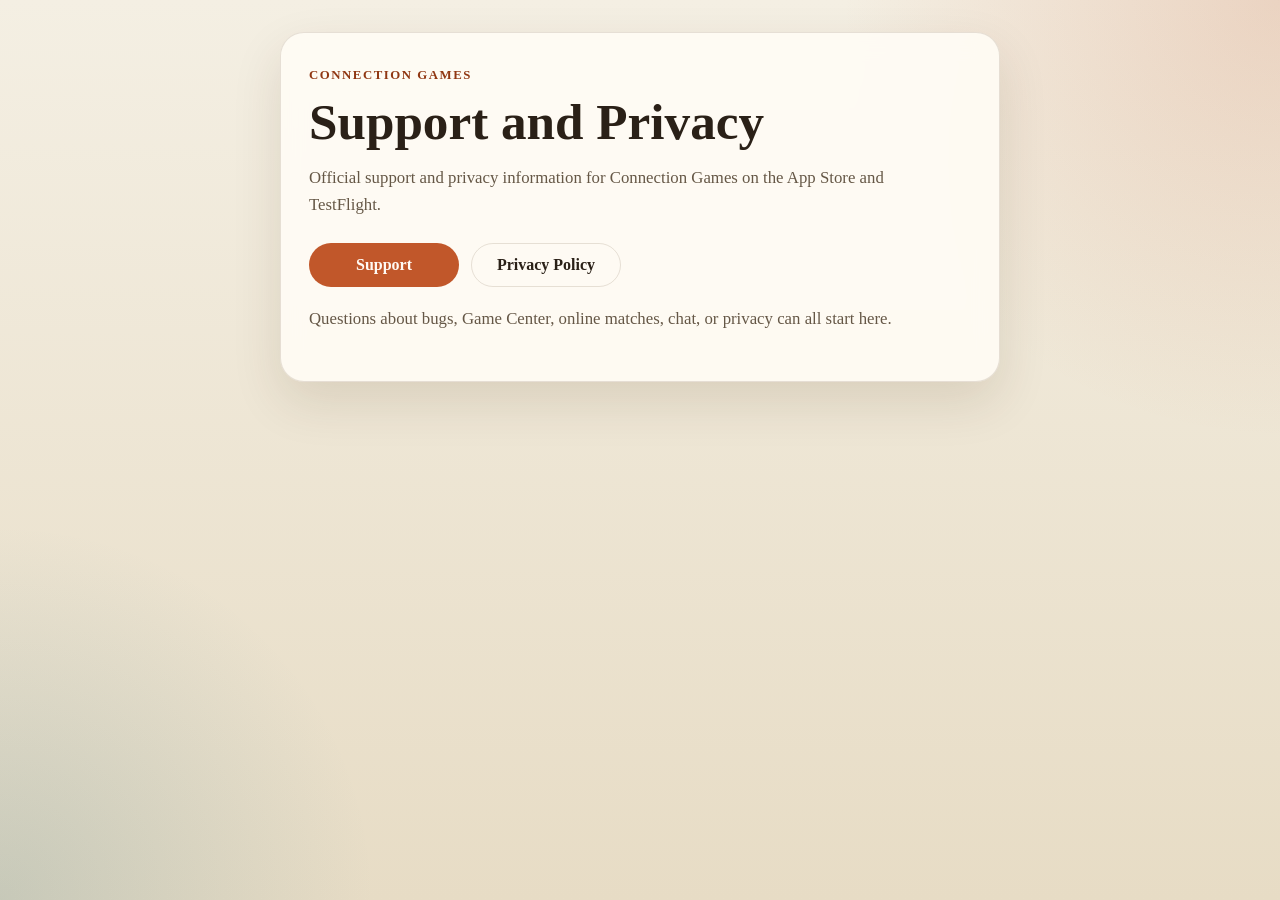
<file: index.html>
<!DOCTYPE html>
<html lang="en">
<head>
  <meta charset="utf-8">
  <meta name="viewport" content="width=device-width, initial-scale=1">
  <title>Connection Games</title>
  <meta name="description" content="Support and privacy information for Connection Games.">
  <link rel="stylesheet" href="./styles.css">
</head>
<body>
  <main class="page">
    <section class="card hero">
      <p class="eyebrow">Connection Games</p>
      <h1>Support and Privacy</h1>
      <p class="lede">
        Official support and privacy information for Connection Games on the App Store and TestFlight.
      </p>
      <nav class="actions">
        <a class="button" href="./support/">Support</a>
        <a class="button button-secondary" href="./privacy/">Privacy Policy</a>
      </nav>
      <p class="note">
        Questions about bugs, Game Center, online matches, chat, or privacy can all start here.
      </p>
    </section>
  </main>
</body>
</html>
</file>
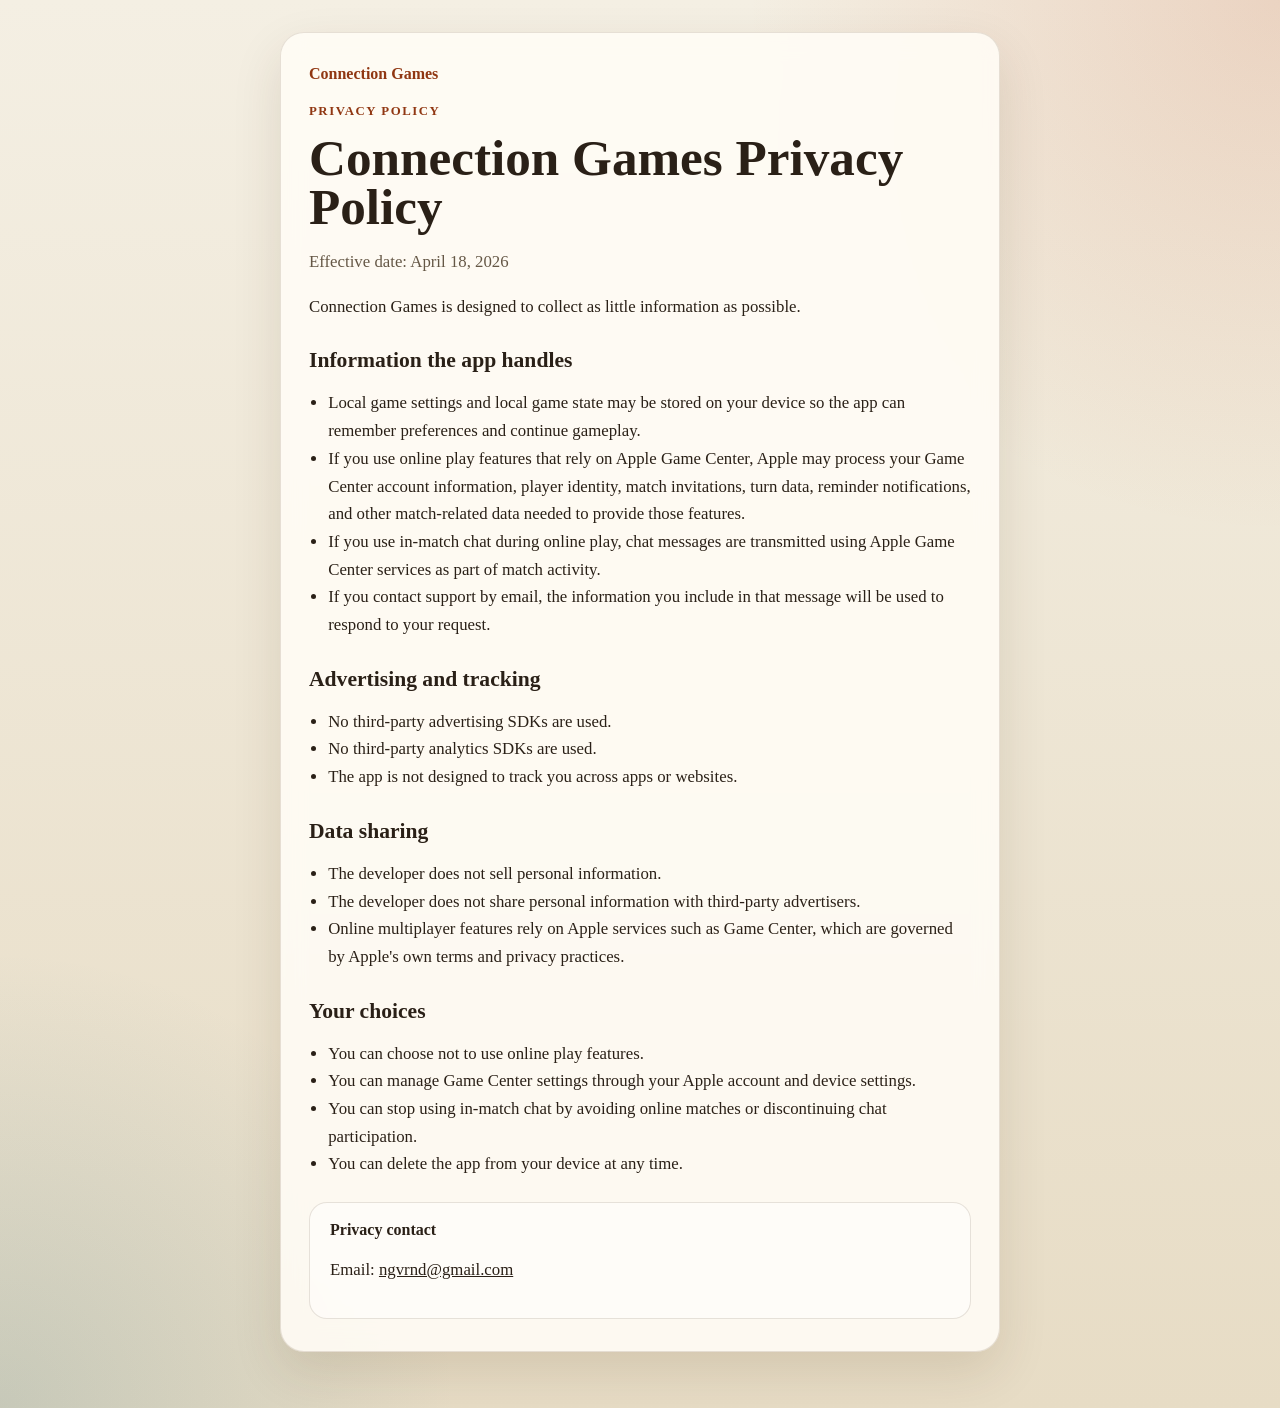
<file: privacy/index.html>
<!DOCTYPE html>
<html lang="en">
<head>
  <meta charset="utf-8">
  <meta name="viewport" content="width=device-width, initial-scale=1">
  <title>Connection Games Privacy Policy</title>
  <meta name="description" content="Privacy Policy for Connection Games.">
  <link rel="stylesheet" href="../styles.css">
</head>
<body>
  <main class="page">
    <section class="card content">
      <a class="back-link" href="../">Connection Games</a>
      <p class="eyebrow">Privacy Policy</p>
      <h1>Connection Games Privacy Policy</h1>
      <p class="lede">Effective date: April 18, 2026</p>

      <p>Connection Games is designed to collect as little information as possible.</p>

      <h2>Information the app handles</h2>
      <ul>
        <li>Local game settings and local game state may be stored on your device so the app can remember preferences and continue gameplay.</li>
        <li>If you use online play features that rely on Apple Game Center, Apple may process your Game Center account information, player identity, match invitations, turn data, reminder notifications, and other match-related data needed to provide those features.</li>
        <li>If you use in-match chat during online play, chat messages are transmitted using Apple Game Center services as part of match activity.</li>
        <li>If you contact support by email, the information you include in that message will be used to respond to your request.</li>
      </ul>

      <h2>Advertising and tracking</h2>
      <ul>
        <li>No third-party advertising SDKs are used.</li>
        <li>No third-party analytics SDKs are used.</li>
        <li>The app is not designed to track you across apps or websites.</li>
      </ul>

      <h2>Data sharing</h2>
      <ul>
        <li>The developer does not sell personal information.</li>
        <li>The developer does not share personal information with third-party advertisers.</li>
        <li>Online multiplayer features rely on Apple services such as Game Center, which are governed by Apple's own terms and privacy practices.</li>
      </ul>

      <h2>Your choices</h2>
      <ul>
        <li>You can choose not to use online play features.</li>
        <li>You can manage Game Center settings through your Apple account and device settings.</li>
        <li>You can stop using in-match chat by avoiding online matches or discontinuing chat participation.</li>
        <li>You can delete the app from your device at any time.</li>
      </ul>

      <section class="contact">
        <strong>Privacy contact</strong>
        <p>Email: <a href="mailto:ngvrnd@gmail.com">ngvrnd@gmail.com</a></p>
      </section>
    </section>
  </main>
</body>
</html>
</file>
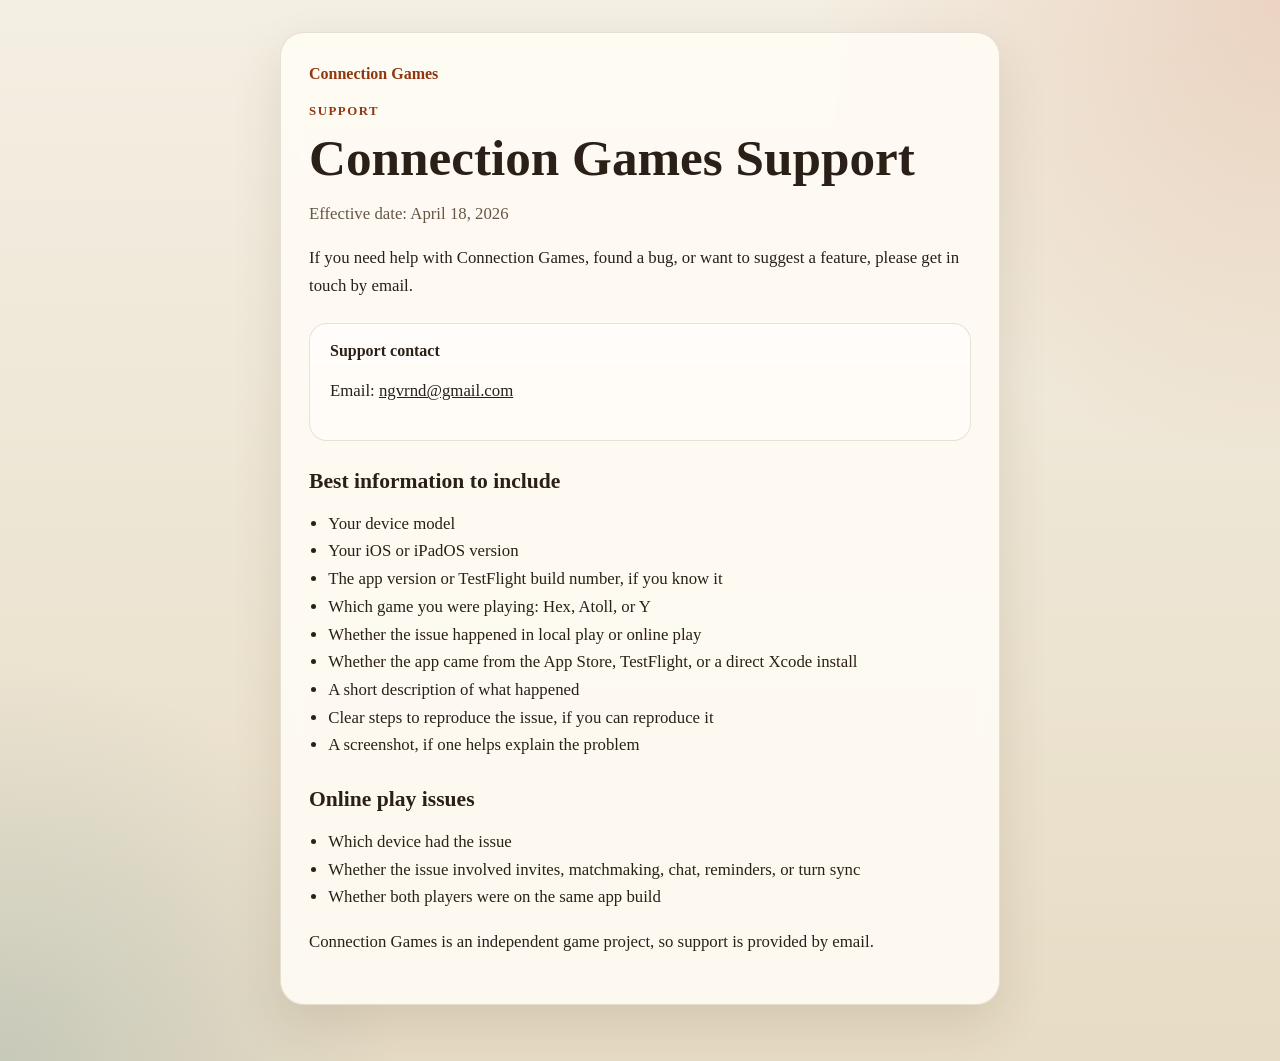
<file: support/index.html>
<!DOCTYPE html>
<html lang="en">
<head>
  <meta charset="utf-8">
  <meta name="viewport" content="width=device-width, initial-scale=1">
  <title>Connection Games Support</title>
  <meta name="description" content="Support information for Connection Games.">
  <link rel="stylesheet" href="../styles.css">
</head>
<body>
  <main class="page">
    <section class="card content">
      <a class="back-link" href="../">Connection Games</a>
      <p class="eyebrow">Support</p>
      <h1>Connection Games Support</h1>
      <p class="lede">Effective date: April 18, 2026</p>

      <p>If you need help with Connection Games, found a bug, or want to suggest a feature, please get in touch by email.</p>

      <section class="contact">
        <strong>Support contact</strong>
        <p>Email: <a href="mailto:ngvrnd@gmail.com">ngvrnd@gmail.com</a></p>
      </section>

      <h2>Best information to include</h2>
      <ul>
        <li>Your device model</li>
        <li>Your iOS or iPadOS version</li>
        <li>The app version or TestFlight build number, if you know it</li>
        <li>Which game you were playing: Hex, Atoll, or Y</li>
        <li>Whether the issue happened in local play or online play</li>
        <li>Whether the app came from the App Store, TestFlight, or a direct Xcode install</li>
        <li>A short description of what happened</li>
        <li>Clear steps to reproduce the issue, if you can reproduce it</li>
        <li>A screenshot, if one helps explain the problem</li>
      </ul>

      <h2>Online play issues</h2>
      <ul>
        <li>Which device had the issue</li>
        <li>Whether the issue involved invites, matchmaking, chat, reminders, or turn sync</li>
        <li>Whether both players were on the same app build</li>
      </ul>

      <p>Connection Games is an independent game project, so support is provided by email.</p>
    </section>
  </main>
</body>
</html>
</file>
<file: styles.css>
:root {
  color-scheme: light;
  --bg: #f4efe3;
  --bg-accent: #e7dcc5;
  --surface: rgba(255, 252, 245, 0.9);
  --border: rgba(86, 59, 28, 0.14);
  --text: #2a2017;
  --muted: #655746;
  --accent: #c1572a;
  --accent-strong: #903712;
  --shadow: 0 20px 50px rgba(63, 38, 11, 0.12);
}

* {
  box-sizing: border-box;
}

body {
  margin: 0;
  min-height: 100vh;
  font-family: Georgia, "Iowan Old Style", "Times New Roman", serif;
  color: var(--text);
  background:
    radial-gradient(circle at top right, rgba(193, 87, 42, 0.18), transparent 28%),
    radial-gradient(circle at bottom left, rgba(31, 99, 120, 0.16), transparent 24%),
    linear-gradient(180deg, var(--bg), var(--bg-accent));
}

a {
  color: inherit;
}

.page {
  width: min(100%, 760px);
  margin: 0 auto;
  padding: 32px 20px 56px;
}

.card {
  background: var(--surface);
  border: 1px solid var(--border);
  border-radius: 24px;
  box-shadow: var(--shadow);
  backdrop-filter: blur(12px);
}

.hero,
.content {
  padding: 32px 28px;
}

.eyebrow {
  margin: 0 0 12px;
  font-size: 0.8rem;
  font-weight: 700;
  letter-spacing: 0.12em;
  text-transform: uppercase;
  color: var(--accent-strong);
}

h1 {
  margin: 0 0 12px;
  font-size: clamp(2.2rem, 4vw, 3.4rem);
  line-height: 0.95;
}

h2 {
  margin: 28px 0 12px;
  font-size: 1.35rem;
}

p,
li {
  font-size: 1.05rem;
  line-height: 1.65;
}

.lede {
  max-width: 38rem;
  color: var(--muted);
}

.note {
  margin-top: 18px;
  color: var(--muted);
}

.actions {
  display: flex;
  flex-wrap: wrap;
  gap: 12px;
  margin-top: 24px;
}

.button {
  display: inline-flex;
  align-items: center;
  justify-content: center;
  min-width: 150px;
  padding: 12px 18px;
  border-radius: 999px;
  background: var(--accent);
  color: #fffaf4;
  text-decoration: none;
  font-weight: 700;
}

.button:hover {
  background: var(--accent-strong);
}

.button-secondary {
  background: transparent;
  border: 1px solid var(--border);
  color: var(--text);
}

.button-secondary:hover {
  background: rgba(255, 255, 255, 0.45);
}

.back-link {
  display: inline-block;
  margin-bottom: 18px;
  color: var(--accent-strong);
  text-decoration: none;
  font-weight: 700;
}

ul {
  padding-left: 1.2rem;
}

.contact {
  margin-top: 24px;
  padding: 18px 20px;
  border-radius: 18px;
  background: rgba(255, 255, 255, 0.5);
  border: 1px solid var(--border);
}

@media (max-width: 640px) {
  .page {
    padding: 20px 14px 40px;
  }

  .hero,
  .content {
    padding: 24px 20px;
  }
}
</file>
